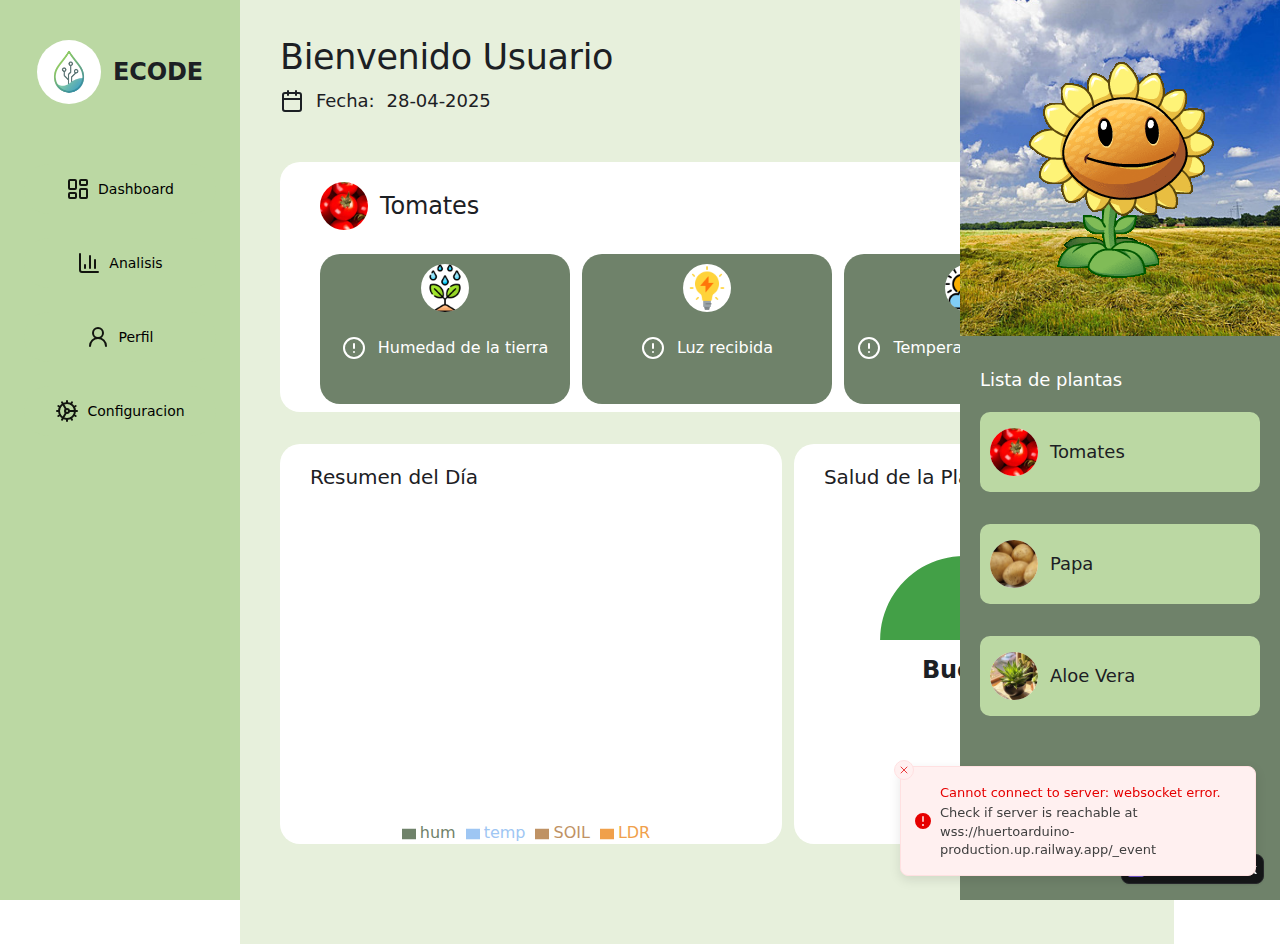
<file: index.html>
<!DOCTYPE html><html lang="en"><head><meta charSet="utf-8" data-next-head=""/><meta name="viewport" content="width=device-width" data-next-head=""/><title data-next-head="">ECODE</title><meta content="favicon.ico" property="og:image" data-next-head=""/><link rel="preload" href="/_next/static/css/4a91d168bcd01322.css" as="style"/><link rel="stylesheet" href="/_next/static/css/4a91d168bcd01322.css" data-n-g=""/><noscript data-n-css=""></noscript><script defer="" noModule="" src="/_next/static/chunks/polyfills-42372ed130431b0a.js"></script><script src="/_next/static/chunks/webpack-ea8e02b3d34fed72.js" defer=""></script><script src="/_next/static/chunks/framework-8042fbed3df71407.js" defer=""></script><script src="/_next/static/chunks/main-1e7f7ed22ffea901.js" defer=""></script><script src="/_next/static/chunks/pages/_app-049850281420bb21.js" defer=""></script><script src="/_next/static/chunks/617-f29deb8ae2b4cd7c.js" defer=""></script><script src="/_next/static/chunks/581-b80d2538103ab999.js" defer=""></script><script src="/_next/static/chunks/pages/index-00ecbe15c5331046.js" defer=""></script><script src="/_next/static/QBAjgixGkTUqaay6pZYeH/_buildManifest.js" defer=""></script><script src="/_next/static/QBAjgixGkTUqaay6pZYeH/_ssgManifest.js" defer=""></script></head><body><link rel="preload" as="image" href="/girasol.gif"/><div id="__next"><script>((e, i, s, u, m, a, l, h) => {
  let d = document.documentElement, w = ["light", "dark"];
  function p(n) {
    (Array.isArray(e) ? e : [e]).forEach((y) => {
      let k = y === "class", S = k && a ? m.map((f) => a[f] || f) : m;
      k ? (d.classList.remove(...S), d.classList.add(a && a[n] ? a[n] : n)) : d.setAttribute(y, n);
    }), R(n);
  }
  function R(n) {
    h && w.includes(n) && (d.style.colorScheme = n);
  }
  function c() {
    return window.matchMedia("(prefers-color-scheme: dark)").matches ? "dark" : "light";
  }
  if (u)
    p(u);
  else
    try {
      let n = localStorage.getItem(i) || s, y = l && n === "system" ? c() : n;
      p(y);
    } catch (n) {}
})("class","theme","light",null,["light","dark"],null,true,true)</script><div data-is-root-theme="true" data-accent-color="indigo" data-gray-color="slate" data-has-background="true" data-panel-background="translucent" data-radius="medium" data-scaling="100%" class="radix-themes css-0"><style data-emotion="css 17rg0dp">.css-17rg0dp{position:fixed;width:100vw;height:0;}</style><div title="Connection Error: " class="css-17rg0dp"></div><section aria-label="Notifications alt+T" tabindex="-1" aria-live="polite" aria-relevant="additions text" aria-atomic="false"></section><div class="rt-Box"><style data-emotion="css d729l6">.css-d729l6{height:100%;}@media screen and (min-width: 0){.css-d729l6{display:none;}}@media screen and (min-width: 30em){.css-d729l6{display:none;}}@media screen and (min-width: 48em){.css-d729l6{display:none;}}@media screen and (min-width: 62em){.css-d729l6{display:block;}}</style><div class="rt-Box css-d729l6"><style data-emotion="css 1ofeydv">.css-1ofeydv{gap:0;}</style><div class="rt-Flex rt-r-fd-row rt-r-ai-start rt-r-gap-3 rx-Stack css-1ofeydv"><style data-emotion="css 1qpdmp1">.css-1qpdmp1{position:fixed;left:0;top:0;z-index:1000;height:100vh;width:15em;background:#BBD8A3;}</style><div class="rt-Box css-1qpdmp1"><style data-emotion="css 1u7sfem">.css-1u7sfem{gap:60px;width:100%;}</style><div class="rt-Flex rt-r-fd-column rt-r-ai-center rt-r-gap-3 rx-Stack css-1u7sfem"><style data-emotion="css y1gt6f">.css-y1gt6f{margin-top:40px;}</style><div class="rt-Flex rt-r-fd-row rt-r-ai-center rt-r-gap-3 rx-Stack css-y1gt6f"><style data-emotion="css 14r34si">.css-14r34si{background-color:#FFFFFF;}</style><span data-accent-color="" data-radius="full" class="rt-reset rt-AvatarRoot rt-r-size-5 rt-variant-soft css-14r34si"><span class="rt-AvatarFallback"></span></span><h1 class="rt-Heading rt-r-size-6">ECODE</h1></div><style data-emotion="css 1x97c6v">.css-1x97c6v{width:80%;}</style><div class="rt-Flex rt-r-fd-column rt-r-ai-start rt-r-gap-5 rx-Stack css-1x97c6v"><style data-emotion="css tzctta">.css-tzctta{width:100%;}.css-tzctta:hover{color:var(--accent-8);}</style><a data-accent-color="" class="rt-Text rt-reset rt-Link rt-underline-auto css-tzctta" href="/"><style data-emotion="css 19wbmoi">.css-19wbmoi{width:100%;height:50px;border-radius:40px;background:#BBD8A3;color:#000000;}</style><button data-accent-color="" class="rt-reset rt-BaseButton rt-r-size-2 rt-variant-solid rt-Button css-19wbmoi"><style data-emotion="css svt5ra">.css-svt5ra{color:var(--current-color);}</style><svg xmlns="http://www.w3.org/2000/svg" width="24" height="24" viewBox="0 0 24 24" fill="none" stroke="currentColor" stroke-width="2" stroke-linecap="round" stroke-linejoin="round" class="lucide lucide-layout-dashboard css-svt5ra"><rect width="7" height="9" x="3" y="3" rx="1"></rect><rect width="7" height="5" x="14" y="3" rx="1"></rect><rect width="7" height="9" x="14" y="12" rx="1"></rect><rect width="7" height="5" x="3" y="16" rx="1"></rect></svg><p class="rt-Text">Dashboard</p></button></a><a data-accent-color="" class="rt-Text rt-reset rt-Link rt-underline-auto css-tzctta" href="/analisis/"><button data-accent-color="" class="rt-reset rt-BaseButton rt-r-size-2 rt-variant-solid rt-Button css-19wbmoi"><svg xmlns="http://www.w3.org/2000/svg" width="24" height="24" viewBox="0 0 24 24" fill="none" stroke="currentColor" stroke-width="2" stroke-linecap="round" stroke-linejoin="round" class="lucide lucide-chart-column css-svt5ra"><path d="M3 3v16a2 2 0 0 0 2 2h16"></path><path d="M18 17V9"></path><path d="M13 17V5"></path><path d="M8 17v-3"></path></svg><p class="rt-Text">Analisis</p></button></a><a data-accent-color="" href="#" class="rt-Text rt-reset rt-Link rt-underline-auto css-tzctta"><button data-accent-color="" class="rt-reset rt-BaseButton rt-r-size-2 rt-variant-solid rt-Button css-19wbmoi"><svg xmlns="http://www.w3.org/2000/svg" width="24" height="24" viewBox="0 0 24 24" fill="none" stroke="currentColor" stroke-width="2" stroke-linecap="round" stroke-linejoin="round" class="lucide lucide-user-round css-svt5ra"><circle cx="12" cy="8" r="5"></circle><path d="M20 21a8 8 0 0 0-16 0"></path></svg><p class="rt-Text">Perfil</p></button></a><a data-accent-color="" href="#" class="rt-Text rt-reset rt-Link rt-underline-auto css-tzctta"><button data-accent-color="" class="rt-reset rt-BaseButton rt-r-size-2 rt-variant-solid rt-Button css-19wbmoi"><svg xmlns="http://www.w3.org/2000/svg" width="24" height="24" viewBox="0 0 24 24" fill="none" stroke="currentColor" stroke-width="2" stroke-linecap="round" stroke-linejoin="round" class="lucide lucide-cog css-svt5ra"><path d="M12 20a8 8 0 1 0 0-16 8 8 0 0 0 0 16Z"></path><path d="M12 14a2 2 0 1 0 0-4 2 2 0 0 0 0 4Z"></path><path d="M12 2v2"></path><path d="M12 22v-2"></path><path d="m17 20.66-1-1.73"></path><path d="M11 10.27 7 3.34"></path><path d="m20.66 17-1.73-1"></path><path d="m3.34 7 1.73 1"></path><path d="M14 12h8"></path><path d="M2 12h2"></path><path d="m20.66 7-1.73 1"></path><path d="m3.34 17 1.73-1"></path><path d="m17 3.34-1 1.73"></path><path d="m11 13.73-4 6.93"></path></svg><p class="rt-Text">Configuracion</p></button></a></div></div></div><style data-emotion="css 104p9ch">.css-104p9ch{width:100%;margin-left:15em;margin-right:20em;padding-left:40px;padding-right:40px;padding-bottom:100px;background:#E7F0DC;}</style><div class="rt-Box css-104p9ch"><div class="rt-Flex rt-r-fd-column rt-r-ai-start rt-r-gap-3 rx-Stack"><style data-emotion="css u3gaj2">.css-u3gaj2{width:100%;height:150px;}</style><div class="rt-Box css-u3gaj2"><style data-emotion="css uwwqev">.css-uwwqev{width:100%;height:100%;}</style><div class="rt-Flex rt-r-ai-center rt-r-jc-start css-uwwqev"><div class="rt-Flex rt-r-fd-column rt-r-ai-start rt-r-gap-3 rx-Stack"><h1 class="rt-Heading rt-r-size-8 rt-r-weight-medium">Bienvenido Usuario</h1><div class="rt-Flex rt-r-fd-row rt-r-ai-center rt-r-gap-3 rx-Stack"><svg xmlns="http://www.w3.org/2000/svg" width="24" height="24" viewBox="0 0 24 24" fill="none" stroke="currentColor" stroke-width="2" stroke-linecap="round" stroke-linejoin="round" class="lucide lucide-calendar css-svt5ra"><path d="M8 2v4"></path><path d="M16 2v4"></path><rect width="18" height="18" x="3" y="4" rx="2"></rect><path d="M3 10h18"></path></svg><h1 class="rt-Heading rt-r-size-4 rt-r-weight-regular">Fecha:</h1><h1 class="rt-Heading rt-r-size-4 rt-r-weight-regular"></h1></div></div></div></div><style data-emotion="css 17jajxr">.css-17jajxr{width:100%;height:250px;background:#FFFFFF;border-radius:20px;}</style><div class="rt-Box css-17jajxr"><style data-emotion="css q16wd2">.css-q16wd2{margin-left:40px;margin-right:40px;}</style><div class="rt-Flex rt-r-fd-column rt-r-ai-start rt-r-gap-5 rx-Stack css-q16wd2"><style data-emotion="css 1xaekgw">.css-1xaekgw{margin-top:20px;}</style><div class="rt-Box css-1xaekgw"><div class="rt-Flex rt-r-fd-row rt-r-ai-center rt-r-gap-3 rx-Stack"><span data-accent-color="" data-radius="full" class="rt-reset rt-AvatarRoot rt-r-size-4 rt-variant-soft"><span class="rt-AvatarFallback"></span></span><h1 class="rt-Heading rt-r-size-6 rt-r-weight-regular">Tomates</h1></div></div><style data-emotion="css 8atqhb">.css-8atqhb{width:100%;}</style><div class="rt-Flex rt-r-fd-row rt-r-ai-start rt-r-jc-space-between rt-r-gap-3 rx-Stack css-8atqhb"><style data-emotion="css vl9ksv">.css-vl9ksv{width:250px;height:150px;background:#6F826A;border-radius:20px;padding:10px;}</style><div class="rt-Box css-vl9ksv"><div class="rt-Flex rt-r-fd-column rt-r-ai-center rt-r-gap-3 rx-Stack css-8atqhb"><span data-accent-color="" data-radius="full" class="rt-reset rt-AvatarRoot rt-r-size-4 rt-variant-soft css-14r34si"><span class="rt-AvatarFallback"></span></span><style data-emotion="css zm3qx2">.css-zm3qx2{color:#FFFFFF;}</style><h1 class="rt-Heading rt-r-size-6 rt-r-weight-regular css-zm3qx2"></h1><div class="rt-Flex rt-r-fd-row rt-r-ai-start rt-r-gap-3 rx-Stack"><svg xmlns="http://www.w3.org/2000/svg" width="24" height="24" viewBox="0 0 24 24" fill="none" stroke="currentColor" stroke-width="2" stroke-linecap="round" stroke-linejoin="round" class="lucide lucide-circle-alert css-zm3qx2"><circle cx="12" cy="12" r="10"></circle><line x1="12" x2="12" y1="8" y2="12"></line><line x1="12" x2="12.01" y1="16" y2="16"></line></svg><p class="rt-Text css-zm3qx2">Humedad de la tierra</p></div></div></div><div class="rt-Box css-vl9ksv"><div class="rt-Flex rt-r-fd-column rt-r-ai-center rt-r-gap-3 rx-Stack css-8atqhb"><span data-accent-color="" data-radius="full" class="rt-reset rt-AvatarRoot rt-r-size-4 rt-variant-soft css-14r34si"><span class="rt-AvatarFallback"></span></span><h1 class="rt-Heading rt-r-size-6 rt-r-weight-regular css-zm3qx2"></h1><div class="rt-Flex rt-r-fd-row rt-r-ai-start rt-r-gap-3 rx-Stack"><svg xmlns="http://www.w3.org/2000/svg" width="24" height="24" viewBox="0 0 24 24" fill="none" stroke="currentColor" stroke-width="2" stroke-linecap="round" stroke-linejoin="round" class="lucide lucide-circle-alert css-zm3qx2"><circle cx="12" cy="12" r="10"></circle><line x1="12" x2="12" y1="8" y2="12"></line><line x1="12" x2="12.01" y1="16" y2="16"></line></svg><p class="rt-Text css-zm3qx2">Luz recibida</p></div></div></div><div class="rt-Box css-vl9ksv"><div class="rt-Flex rt-r-fd-column rt-r-ai-center rt-r-gap-3 rx-Stack css-8atqhb"><span data-accent-color="" data-radius="full" class="rt-reset rt-AvatarRoot rt-r-size-4 rt-variant-soft css-14r34si"><span class="rt-AvatarFallback"></span></span><h1 class="rt-Heading rt-r-size-6 rt-r-weight-regular css-zm3qx2"></h1><div class="rt-Flex rt-r-fd-row rt-r-ai-start rt-r-gap-3 rx-Stack"><svg xmlns="http://www.w3.org/2000/svg" width="24" height="24" viewBox="0 0 24 24" fill="none" stroke="currentColor" stroke-width="2" stroke-linecap="round" stroke-linejoin="round" class="lucide lucide-circle-alert css-zm3qx2"><circle cx="12" cy="12" r="10"></circle><line x1="12" x2="12" y1="8" y2="12"></line><line x1="12" x2="12.01" y1="16" y2="16"></line></svg><p class="rt-Text css-zm3qx2">Temperatura ambiental</p></div></div></div></div></div></div><style data-emotion="css czmk4y">.css-czmk4y{width:100%;height:400px;margin-top:20px;}</style><div class="rt-Flex rt-r-fd-row rt-r-ai-start rt-r-gap-3 rx-Stack css-czmk4y"><style data-emotion="css ptha7d">.css-ptha7d{width:100%;height:100%;background:#FFFFFF;border-radius:20px;padding:20px;}</style><div class="rt-Box css-ptha7d"><style data-emotion="css 1y6ic72">.css-1y6ic72{margin-left:10px;}</style><h1 class="rt-Heading rt-r-size-5 rt-r-weight-regular css-1y6ic72">Resumen del Día</h1><div class="recharts-responsive-container" style="width:100%;height:100%;min-width:10px;min-height:10px"></div></div><style data-emotion="css 1993unp">.css-1993unp{width:40%;height:100%;background:#FFFFFF;border-radius:20px;padding:20px;}</style><div class="rt-Box css-1993unp"><h1 class="rt-Heading rt-r-size-5 rt-r-weight-regular css-1y6ic72">Salud de la Planta</h1><div class="rt-Flex rt-r-fd-column rt-r-ai-center rt-r-jc-center rt-r-gap-3 rx-Stack"><style data-emotion="css 1tr2gye">.css-1tr2gye{position:relative;width:300px;height:300px;}</style><div class="rt-Box css-1tr2gye"><div class="recharts-responsive-container" style="width:300px;height:300px;min-width:10px;min-height:10px"></div><style data-emotion="css 75d6s9">.css-75d6s9{position:absolute;top:60%;left:50%;-webkit-transform:translate(-50%, -50%);-moz-transform:translate(-50%, -50%);-ms-transform:translate(-50%, -50%);transform:translate(-50%, -50%);pointer-events:none;}</style><p class="rt-Text rt-r-size-6 rt-r-weight-bold css-75d6s9">Buena</p></div></div></div></div></div></div><style data-emotion="css 5hw7cd">.css-5hw7cd{position:fixed;right:0;top:0;z-index:500;height:100vh;width:20em;padding-bottom:60px;background:#6F826A;}</style><div class="rt-Box css-5hw7cd"><div class="rt-Flex rt-r-fd-column rt-r-ai-start rt-r-gap-3 rx-Stack css-uwwqev"><style data-emotion="css hzrsb2">.css-hzrsb2{background:center/cover url('/fondo_cosecha1.jpg');width:100%;height:40%;}</style><div class="rt-Box css-hzrsb2"><div class="rt-Flex rt-r-ai-center rt-r-jc-center css-uwwqev"><div class="rt-Box"><img src="/girasol.gif"/></div></div></div><div class="rt-Box css-8atqhb"><style data-emotion="css zwiamn">.css-zwiamn{margin:20px;}</style><div class="rt-Box css-zwiamn"><h1 class="rt-Heading rt-r-size-4 rt-r-weight-medium css-zm3qx2">Lista de plantas</h1><style data-emotion="css fqk1jc">.css-fqk1jc{width:100%;margin-top:20px;}</style><div class="rt-Flex rt-r-fd-column rt-r-ai-start rt-r-gap-6 rx-Stack css-fqk1jc"><style data-emotion="css 124w5v">.css-124w5v{background:#BBD8A3;width:100%;height:80px;border-radius:10px;padding-left:10px;}</style><div class="rt-Flex rt-r-fd-row rt-r-ai-center rt-r-gap-3 rx-Stack css-124w5v"><span data-accent-color="" data-radius="full" class="rt-reset rt-AvatarRoot rt-r-size-4 rt-variant-soft css-14r34si"><span class="rt-AvatarFallback"></span></span><h1 class="rt-Heading rt-r-size-4 rt-r-weight-medium">Tomates</h1></div><div class="rt-Flex rt-r-fd-row rt-r-ai-center rt-r-gap-3 rx-Stack css-124w5v"><span data-accent-color="" data-radius="full" class="rt-reset rt-AvatarRoot rt-r-size-4 rt-variant-soft css-14r34si"><span class="rt-AvatarFallback"></span></span><h1 class="rt-Heading rt-r-size-4 rt-r-weight-medium">Papa</h1></div><div class="rt-Flex rt-r-fd-row rt-r-ai-center rt-r-gap-3 rx-Stack css-124w5v"><span data-accent-color="" data-radius="full" class="rt-reset rt-AvatarRoot rt-r-size-4 rt-variant-soft css-14r34si"><span class="rt-AvatarFallback"></span></span><h1 class="rt-Heading rt-r-size-4 rt-r-weight-medium">Aloe Vera</h1></div></div></div></div></div></div></div></div><style data-emotion="css 1r9jlsz">@media screen and (min-width: 0){.css-1r9jlsz{display:block;}}@media screen and (min-width: 30em){.css-1r9jlsz{display:none;}}@media screen and (min-width: 48em){.css-1r9jlsz{display:none;}}@media screen and (min-width: 62em){.css-1r9jlsz{display:none;}}</style><div class="rt-Box css-1r9jlsz"><style data-emotion="css v2kfba">.css-v2kfba{height:100%;width:100%;}</style><div class="rt-Box css-v2kfba"><style data-emotion="css 5otbbm">.css-5otbbm{width:100%;height:50px;background:#BBD8A3;}</style><div class="rt-Box css-5otbbm"><div class="rt-Flex rt-r-ai-center rt-r-jc-center css-uwwqev"><div class="rt-Flex rt-r-fd-row rt-r-ai-center rt-r-gap-3 rx-Stack"><span data-accent-color="" data-radius="full" class="rt-reset rt-AvatarRoot rt-r-size-3 rt-variant-soft css-14r34si"><span class="rt-AvatarFallback"></span></span><h1 class="rt-Heading rt-r-size-6">ECODE</h1></div></div></div></div><div class="rt-Box css-v2kfba"><div class="rt-Box"><div class="rt-Flex rt-r-fd-column rt-r-ai-start rt-r-gap-3 rx-Stack css-uwwqev"><style data-emotion="css k1006q">.css-k1006q{background:center/cover url('/fondo_cosecha1.jpg');width:100%;}</style><div class="rt-Box css-k1006q"><div class="rt-Flex rt-r-ai-center rt-r-jc-center css-uwwqev"><div class="rt-Box"><img src="/girasol.gif"/></div></div></div></div></div></div><div class="rt-Box css-v2kfba"><div class="rt-Box css-17jajxr"><style data-emotion="css j6808u">.css-j6808u{margin-left:10px;margin-right:10px;}</style><div class="rt-Flex rt-r-fd-column rt-r-ai-start rt-r-gap-5 rx-Stack css-j6808u"><div class="rt-Box css-1xaekgw"><div class="rt-Flex rt-r-fd-row rt-r-ai-center rt-r-gap-3 rx-Stack"><span data-accent-color="" data-radius="full" class="rt-reset rt-AvatarRoot rt-r-size-4 rt-variant-soft"><span class="rt-AvatarFallback"></span></span><h1 class="rt-Heading rt-r-size-6 rt-r-weight-regular">Tomates</h1></div></div><div class="rt-Flex rt-r-fd-row rt-r-ai-start rt-r-jc-space-between rt-r-gap-3 rx-Stack css-8atqhb"><style data-emotion="css 19c55ev">.css-19c55ev{width:100%;height:120px;background:#6F826A;border-radius:20px;padding:5px;}</style><div class="rt-Box css-19c55ev"><div class="rt-Flex rt-r-fd-column rt-r-ai-center rt-r-gap-1 rx-Stack css-8atqhb"><span data-accent-color="" data-radius="full" class="rt-reset rt-AvatarRoot rt-r-size-3 rt-variant-soft css-14r34si"><span class="rt-AvatarFallback"></span></span><h1 class="rt-Heading rt-r-size-3 rt-r-weight-regular css-zm3qx2"></h1><div class="rt-Flex rt-r-fd-row rt-r-ai-start rt-r-gap-3 rx-Stack"><svg xmlns="http://www.w3.org/2000/svg" width="23" height="23" viewBox="0 0 24 24" fill="none" stroke="currentColor" stroke-width="2" stroke-linecap="round" stroke-linejoin="round" class="lucide lucide-circle-alert css-zm3qx2"><circle cx="12" cy="12" r="10"></circle><line x1="12" x2="12" y1="8" y2="12"></line><line x1="12" x2="12.01" y1="16" y2="16"></line></svg><p class="rt-Text rt-r-size-1 css-zm3qx2">Humedad de la tierra</p></div></div></div><div class="rt-Box css-19c55ev"><div class="rt-Flex rt-r-fd-column rt-r-ai-center rt-r-gap-1 rx-Stack css-8atqhb"><span data-accent-color="" data-radius="full" class="rt-reset rt-AvatarRoot rt-r-size-3 rt-variant-soft css-14r34si"><span class="rt-AvatarFallback"></span></span><h1 class="rt-Heading rt-r-size-3 rt-r-weight-regular css-zm3qx2"></h1><div class="rt-Flex rt-r-fd-row rt-r-ai-start rt-r-gap-3 rx-Stack"><svg xmlns="http://www.w3.org/2000/svg" width="15" height="15" viewBox="0 0 24 24" fill="none" stroke="currentColor" stroke-width="2" stroke-linecap="round" stroke-linejoin="round" class="lucide lucide-circle-alert css-zm3qx2"><circle cx="12" cy="12" r="10"></circle><line x1="12" x2="12" y1="8" y2="12"></line><line x1="12" x2="12.01" y1="16" y2="16"></line></svg><p class="rt-Text rt-r-size-1 css-zm3qx2">Luz recibida</p></div></div></div><div class="rt-Box css-19c55ev"><div class="rt-Flex rt-r-fd-column rt-r-ai-center rt-r-gap-1 rx-Stack css-8atqhb"><span data-accent-color="" data-radius="full" class="rt-reset rt-AvatarRoot rt-r-size-3 rt-variant-soft css-14r34si"><span class="rt-AvatarFallback"></span></span><h1 class="rt-Heading rt-r-size-3 rt-r-weight-regular css-zm3qx2"></h1><div class="rt-Flex rt-r-fd-row rt-r-ai-start rt-r-gap-3 rx-Stack"><svg xmlns="http://www.w3.org/2000/svg" width="23" height="23" viewBox="0 0 24 24" fill="none" stroke="currentColor" stroke-width="2" stroke-linecap="round" stroke-linejoin="round" class="lucide lucide-circle-alert css-zm3qx2"><circle cx="12" cy="12" r="10"></circle><line x1="12" x2="12" y1="8" y2="12"></line><line x1="12" x2="12.01" y1="16" y2="16"></line></svg><p class="rt-Text rt-r-size-1 css-zm3qx2">Temperatura ambiental</p></div></div></div></div></div></div></div><style data-emotion="css zskycv">.css-zskycv{height:100%;width:100%;padding-bottom:100px;}</style><div class="rt-Box css-zskycv"><style data-emotion="css 1qroxs0">.css-1qroxs0{width:100%;height:100%;border-radius:20px;padding:5px;}</style><div class="rt-Box css-1qroxs0"><h1 class="rt-Heading rt-r-size-5 rt-r-weight-regular css-1y6ic72">Resumen del Día</h1><div class="recharts-responsive-container" style="width:100%;height:300px;min-width:10px;min-height:10px"></div></div></div><div class="rt-Box css-v2kfba"><style data-emotion="css 1mhisrf">.css-1mhisrf{position:fixed;bottom:0px;width:100%;z-index:1000;background:#BBD8A3;}</style><div class="rt-Box css-1mhisrf"><style data-emotion="css 1sj397l">.css-1sj397l{width:100%;height:50px;}</style><div class="rt-Flex rt-r-ai-center rt-r-jc-center css-1sj397l"><div class="rt-Flex rt-r-fd-row rt-r-ai-start rt-r-gap-5 rx-Stack"><style data-emotion="css 1macts">.css-1macts:hover{color:var(--accent-8);}</style><a data-accent-color="" class="rt-Text rt-reset rt-Link rt-underline-auto css-1macts" href="/"><style data-emotion="css eeccvv">.css-eeccvv{width:100%;height:30px;border-radius:40px;background:#BBD8A3;color:#000000;}</style><button data-accent-color="" class="rt-reset rt-BaseButton rt-r-size-2 rt-variant-solid rt-Button css-eeccvv"><svg xmlns="http://www.w3.org/2000/svg" width="24" height="24" viewBox="0 0 24 24" fill="none" stroke="currentColor" stroke-width="2" stroke-linecap="round" stroke-linejoin="round" class="lucide lucide-layout-dashboard css-svt5ra"><rect width="7" height="9" x="3" y="3" rx="1"></rect><rect width="7" height="5" x="14" y="3" rx="1"></rect><rect width="7" height="9" x="14" y="12" rx="1"></rect><rect width="7" height="5" x="3" y="16" rx="1"></rect></svg><p class="rt-Text">Dashboard</p></button></a><a data-accent-color="" class="rt-Text rt-reset rt-Link rt-underline-auto css-1macts" href="/analisis/"><button data-accent-color="" class="rt-reset rt-BaseButton rt-r-size-2 rt-variant-solid rt-Button css-eeccvv"><svg xmlns="http://www.w3.org/2000/svg" width="24" height="24" viewBox="0 0 24 24" fill="none" stroke="currentColor" stroke-width="2" stroke-linecap="round" stroke-linejoin="round" class="lucide lucide-chart-column css-svt5ra"><path d="M3 3v16a2 2 0 0 0 2 2h16"></path><path d="M18 17V9"></path><path d="M13 17V5"></path><path d="M8 17v-3"></path></svg><p class="rt-Text">Analisis</p></button></a></div></div></div></div></div></div><style data-emotion="css 1qwptgo">.css-1qwptgo{position:fixed;bottom:1rem;right:1rem;display:-webkit-box;display:-webkit-flex;display:-ms-flexbox;display:flex;-webkit-flex-direction:row;-ms-flex-direction:row;flex-direction:row;gap:0.375rem;-webkit-align-items:center;-webkit-box-align:center;-ms-flex-align:center;align-items:center;width:auto;border-radius:0.5rem;color:#E5E7EB;border:1px solid #27282B;background-color:#151618;padding:0.375rem;-webkit-transition:background-color 0.2s ease-in-out;transition:background-color 0.2s ease-in-out;box-shadow:0 1px 2px 0 rgba(0, 0, 0, 0.05);z-index:9998;cursor:pointer;align:center;text-align:center;}</style><a href="https://reflex.dev" target="_blank" class="css-1qwptgo"><style data-emotion="css 1wzg22f">.css-1wzg22f{fill:white;view-box:0 0 16 16;}</style><svg height="16" width="16" xmlns="http://www.w3.org/2000/svg" class="css-1wzg22f"><style data-emotion="css bnqfad">.css-bnqfad{fill:#6E56CF;}</style><rect height="16" rx="2" width="16" class="css-bnqfad"></rect><style data-emotion="css j4aqsr">.css-j4aqsr{fill:white;}</style><path d="M10 9V13H12V9H10Z" class="css-j4aqsr"></path><path d="M4 3V13H6V9H10V7H6V5H10V7H12V3H4Z" class="css-j4aqsr"></path></svg><style data-emotion="css 1v8fzbk">@media screen and (min-width: 0){.css-1v8fzbk{display:none;}}@media screen and (min-width: 30em){.css-1v8fzbk{display:none;}}@media screen and (min-width: 48em){.css-1v8fzbk{display:none;}}@media screen and (min-width: 62em){.css-1v8fzbk{display:block;}}</style><div class="rt-Box css-1v8fzbk"><style data-emotion="css vq6poo">.css-vq6poo{color:var(--slate-1);font-weight:600;font-family:'Instrument Sans',sans-serif;--default-font-family:'Instrument Sans',sans-serif;font-size:0.875rem;line-height:1rem;letter-spacing:-0.00656rem;}</style><p class="rt-Text css-vq6poo">Built with Reflex</p></div></a></div></div><script id="__NEXT_DATA__" type="application/json">{"props":{"pageProps":{}},"page":"/","query":{},"buildId":"QBAjgixGkTUqaay6pZYeH","nextExport":true,"autoExport":true,"isFallback":false,"scriptLoader":[]}</script></body></html>
</file>
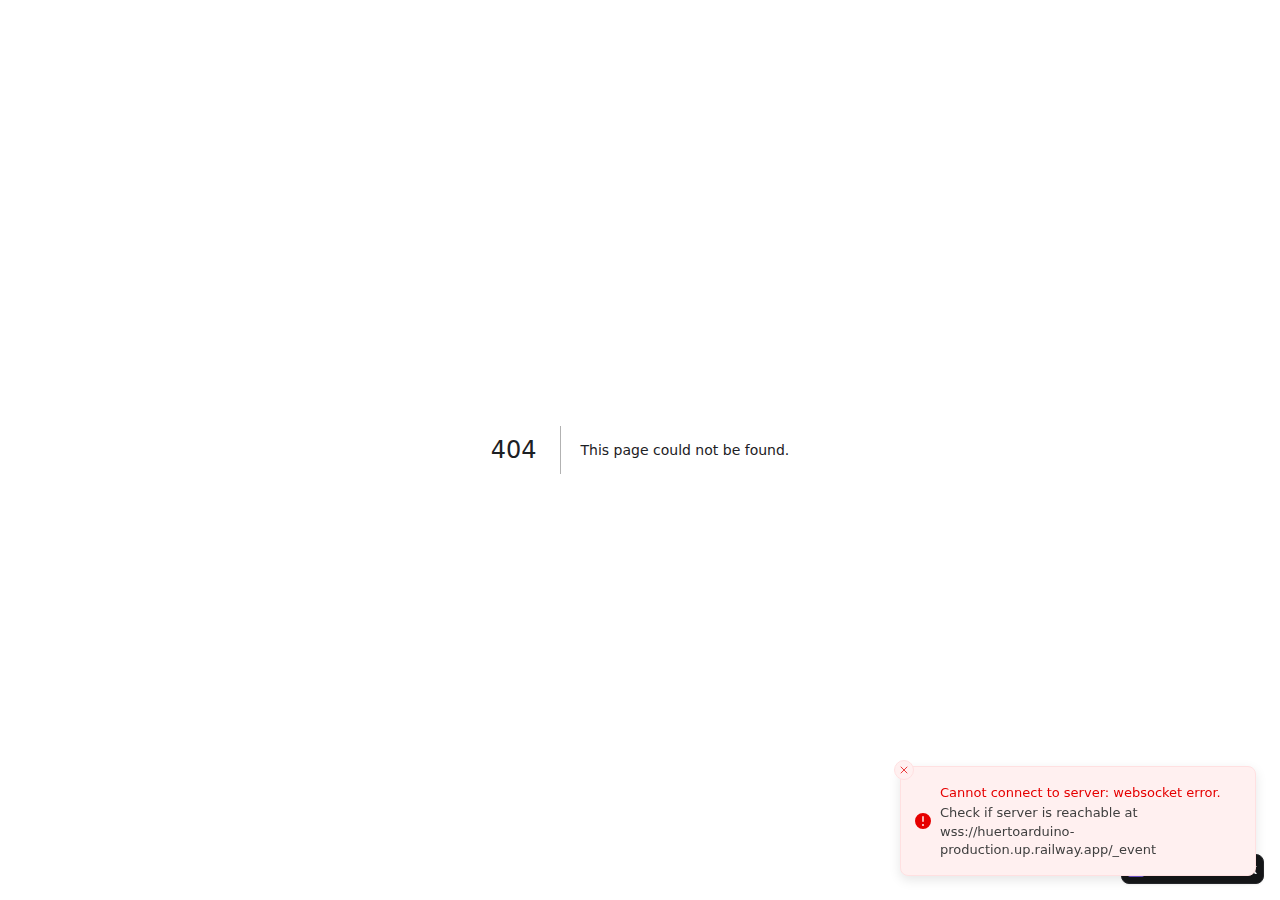
<file: 404/index.html>
<!DOCTYPE html><html lang="en"><head><meta charSet="utf-8" data-next-head=""/><meta name="viewport" content="width=device-width" data-next-head=""/><title data-next-head="">404 - Not Found</title><meta content="The page was not found" name="description" data-next-head=""/><meta content="favicon.ico" property="og:image" data-next-head=""/><link rel="preload" href="/_next/static/css/4a91d168bcd01322.css" as="style"/><link rel="stylesheet" href="/_next/static/css/4a91d168bcd01322.css" data-n-g=""/><noscript data-n-css=""></noscript><script defer="" noModule="" src="/_next/static/chunks/polyfills-42372ed130431b0a.js"></script><script src="/_next/static/chunks/webpack-ea8e02b3d34fed72.js" defer=""></script><script src="/_next/static/chunks/framework-8042fbed3df71407.js" defer=""></script><script src="/_next/static/chunks/main-1e7f7ed22ffea901.js" defer=""></script><script src="/_next/static/chunks/pages/_app-049850281420bb21.js" defer=""></script><script src="/_next/static/chunks/pages/404-06c2cefb94c817b5.js" defer=""></script><script src="/_next/static/QBAjgixGkTUqaay6pZYeH/_buildManifest.js" defer=""></script><script src="/_next/static/QBAjgixGkTUqaay6pZYeH/_ssgManifest.js" defer=""></script></head><body><div id="__next"><script>((e, i, s, u, m, a, l, h) => {
  let d = document.documentElement, w = ["light", "dark"];
  function p(n) {
    (Array.isArray(e) ? e : [e]).forEach((y) => {
      let k = y === "class", S = k && a ? m.map((f) => a[f] || f) : m;
      k ? (d.classList.remove(...S), d.classList.add(a && a[n] ? a[n] : n)) : d.setAttribute(y, n);
    }), R(n);
  }
  function R(n) {
    h && w.includes(n) && (d.style.colorScheme = n);
  }
  function c() {
    return window.matchMedia("(prefers-color-scheme: dark)").matches ? "dark" : "light";
  }
  if (u)
    p(u);
  else
    try {
      let n = localStorage.getItem(i) || s, y = l && n === "system" ? c() : n;
      p(y);
    } catch (n) {}
})("class","theme","light",null,["light","dark"],null,true,true)</script><div data-is-root-theme="true" data-accent-color="indigo" data-gray-color="slate" data-has-background="true" data-panel-background="translucent" data-radius="medium" data-scaling="100%" class="radix-themes css-0"><style data-emotion="css 17rg0dp">.css-17rg0dp{position:fixed;width:100vw;height:0;}</style><div title="Connection Error: " class="css-17rg0dp"></div><section aria-label="Notifications alt+T" tabindex="-1" aria-live="polite" aria-relevant="additions text" aria-atomic="false"></section><style data-emotion="css 1qwptgo">.css-1qwptgo{position:fixed;bottom:1rem;right:1rem;display:-webkit-box;display:-webkit-flex;display:-ms-flexbox;display:flex;-webkit-flex-direction:row;-ms-flex-direction:row;flex-direction:row;gap:0.375rem;-webkit-align-items:center;-webkit-box-align:center;-ms-flex-align:center;align-items:center;width:auto;border-radius:0.5rem;color:#E5E7EB;border:1px solid #27282B;background-color:#151618;padding:0.375rem;-webkit-transition:background-color 0.2s ease-in-out;transition:background-color 0.2s ease-in-out;box-shadow:0 1px 2px 0 rgba(0, 0, 0, 0.05);z-index:9998;cursor:pointer;align:center;text-align:center;}</style><a href="https://reflex.dev" target="_blank" class="css-1qwptgo"><style data-emotion="css 1wzg22f">.css-1wzg22f{fill:white;view-box:0 0 16 16;}</style><svg height="16" width="16" xmlns="http://www.w3.org/2000/svg" class="css-1wzg22f"><style data-emotion="css bnqfad">.css-bnqfad{fill:#6E56CF;}</style><rect height="16" rx="2" width="16" class="css-bnqfad"></rect><style data-emotion="css j4aqsr">.css-j4aqsr{fill:white;}</style><path d="M10 9V13H12V9H10Z" class="css-j4aqsr"></path><path d="M4 3V13H6V9H10V7H6V5H10V7H12V3H4Z" class="css-j4aqsr"></path></svg><style data-emotion="css 1v8fzbk">@media screen and (min-width: 0){.css-1v8fzbk{display:none;}}@media screen and (min-width: 30em){.css-1v8fzbk{display:none;}}@media screen and (min-width: 48em){.css-1v8fzbk{display:none;}}@media screen and (min-width: 62em){.css-1v8fzbk{display:block;}}</style><div class="rt-Box css-1v8fzbk"><style data-emotion="css vq6poo">.css-vq6poo{color:var(--slate-1);font-weight:600;font-family:'Instrument Sans',sans-serif;--default-font-family:'Instrument Sans',sans-serif;font-size:0.875rem;line-height:1rem;letter-spacing:-0.00656rem;}</style><p class="rt-Text css-vq6poo">Built with Reflex</p></div></a></div></div><script id="__NEXT_DATA__" type="application/json">{"props":{"pageProps":{}},"page":"/404","query":{},"buildId":"QBAjgixGkTUqaay6pZYeH","nextExport":true,"autoExport":true,"isFallback":false,"scriptLoader":[]}</script></body></html>
</file>
